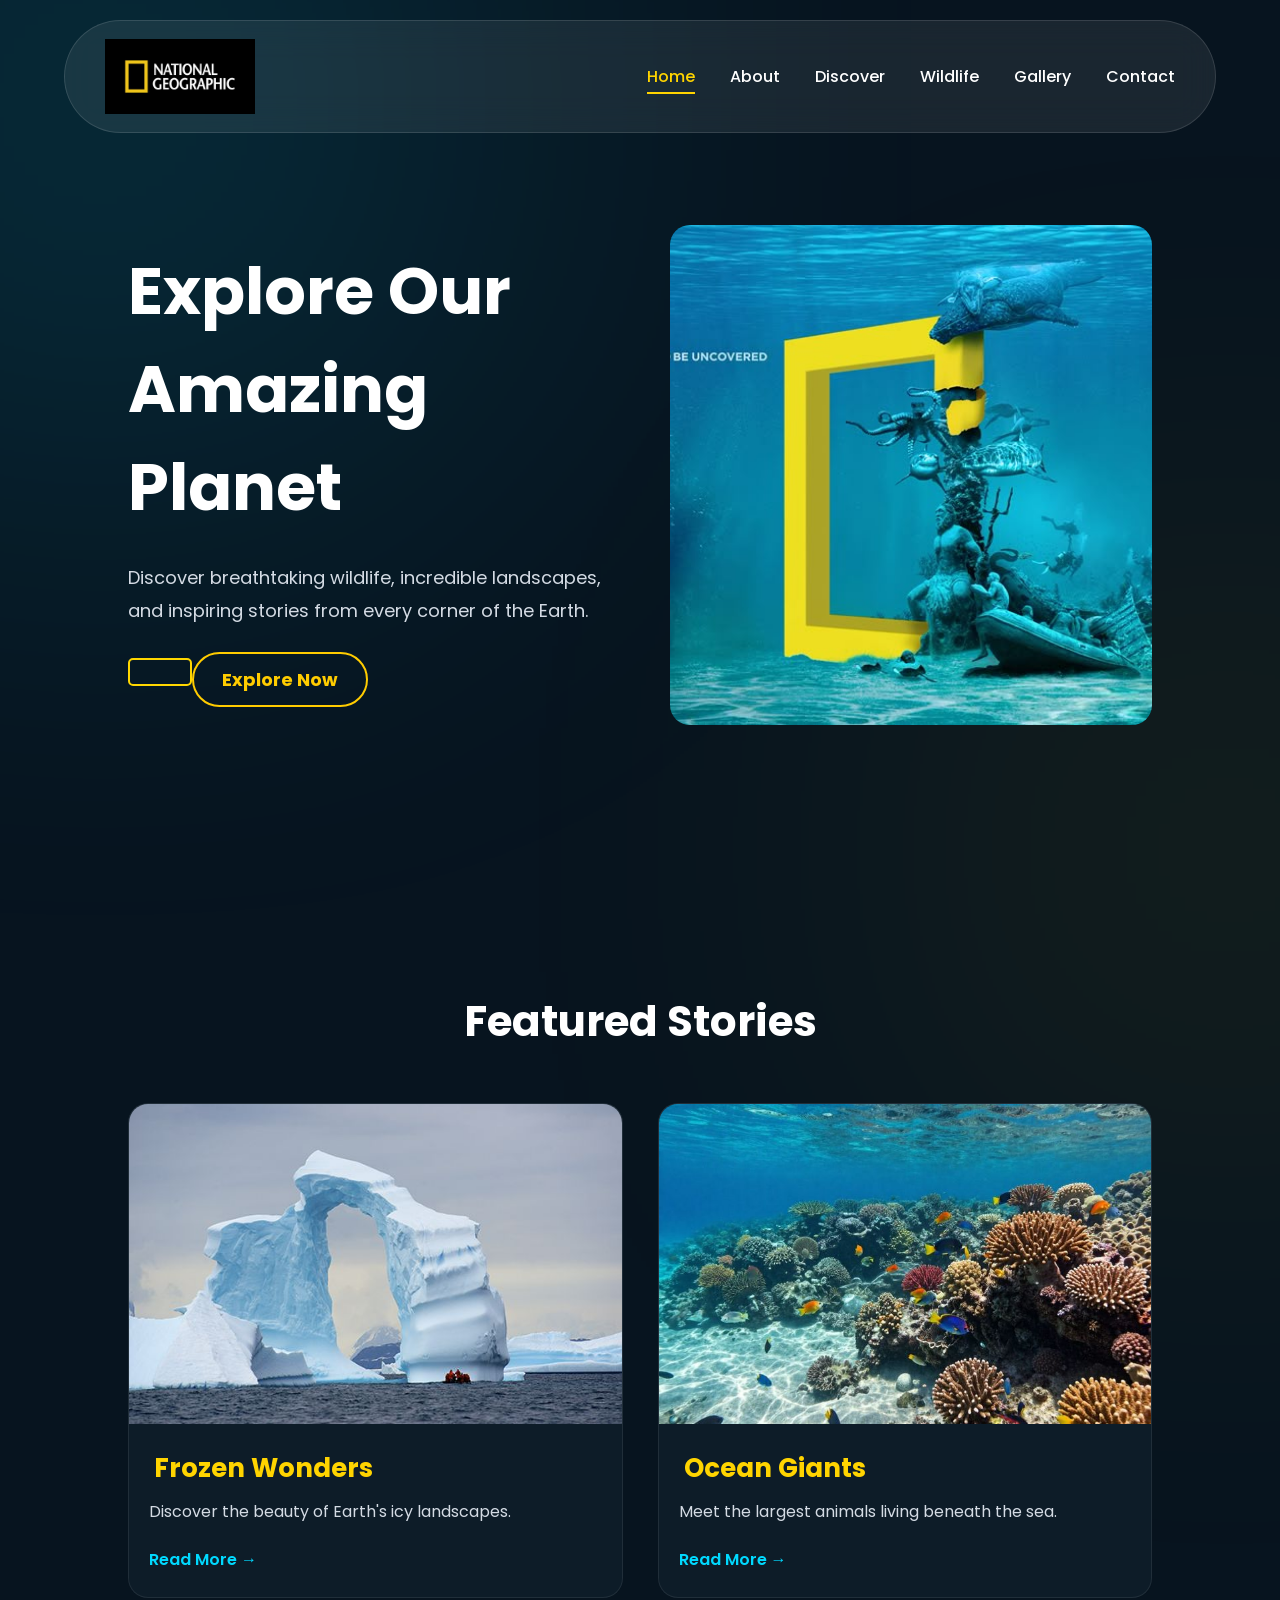
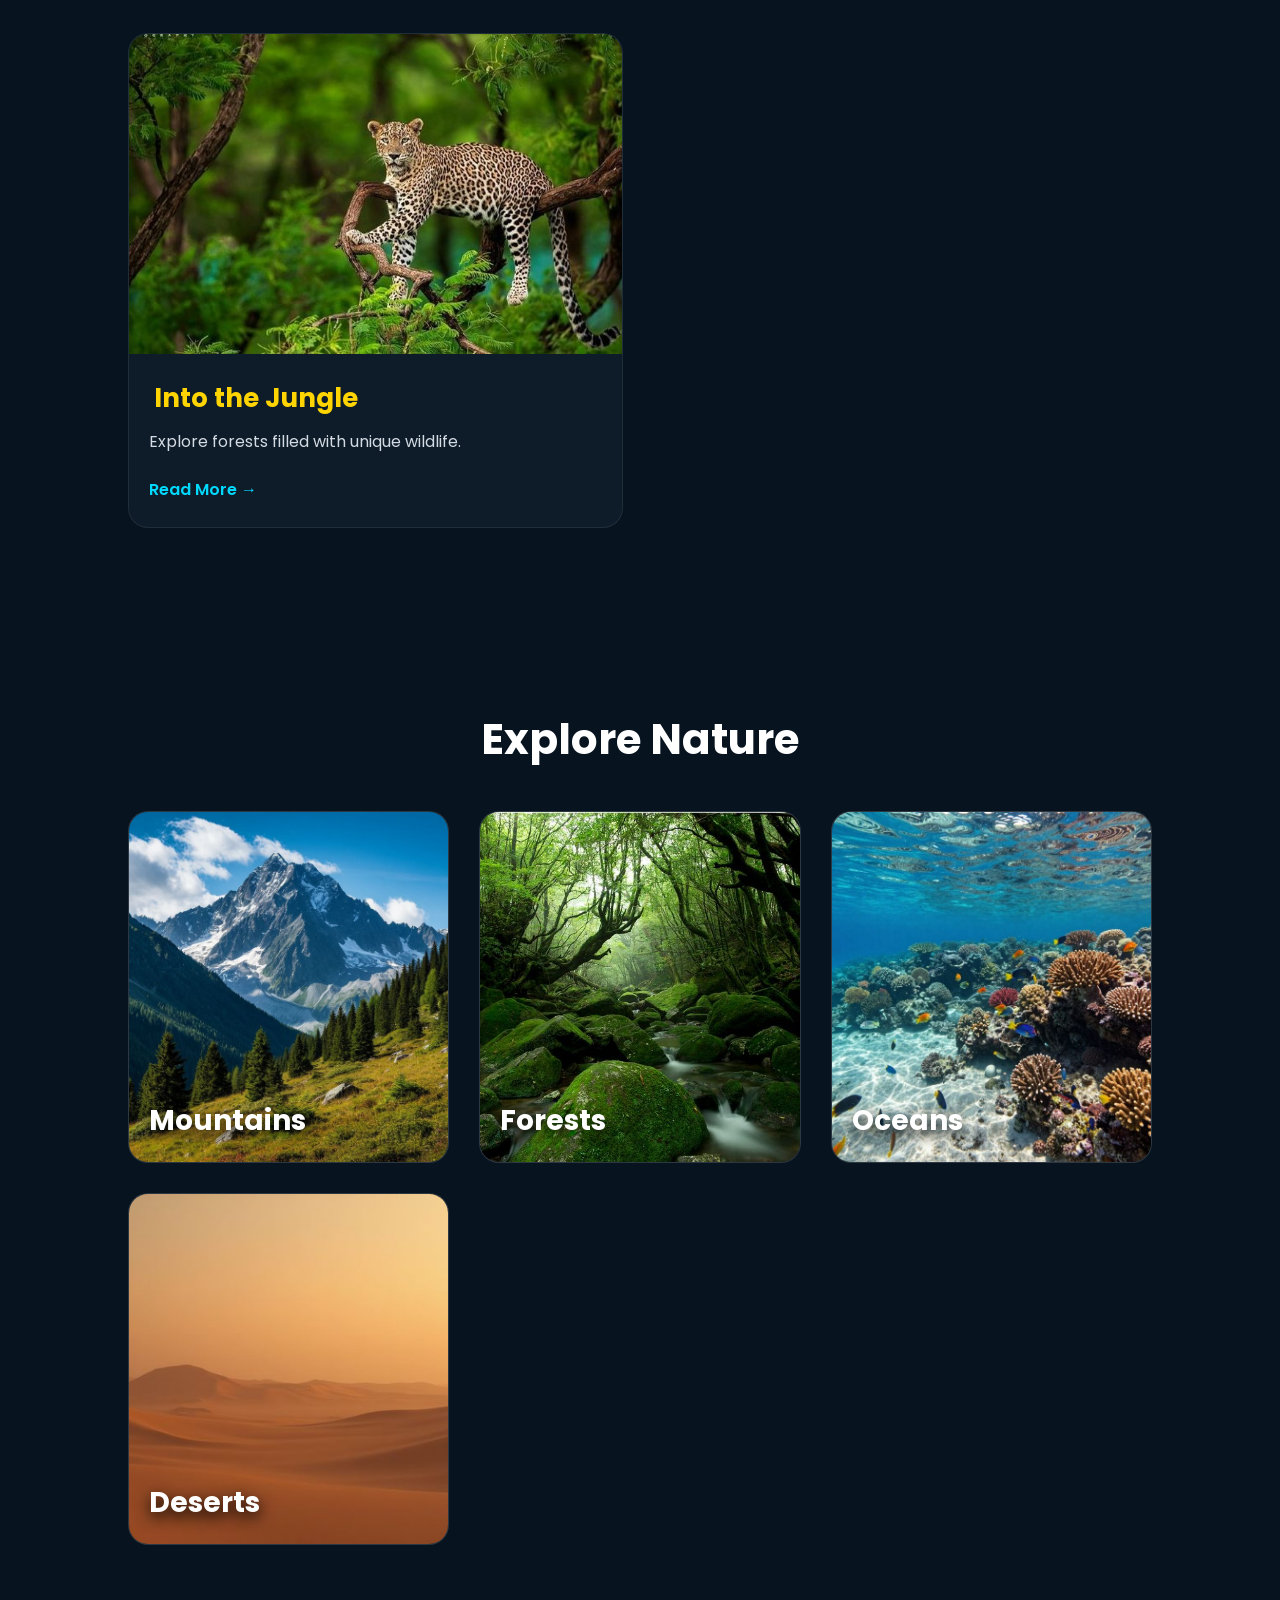
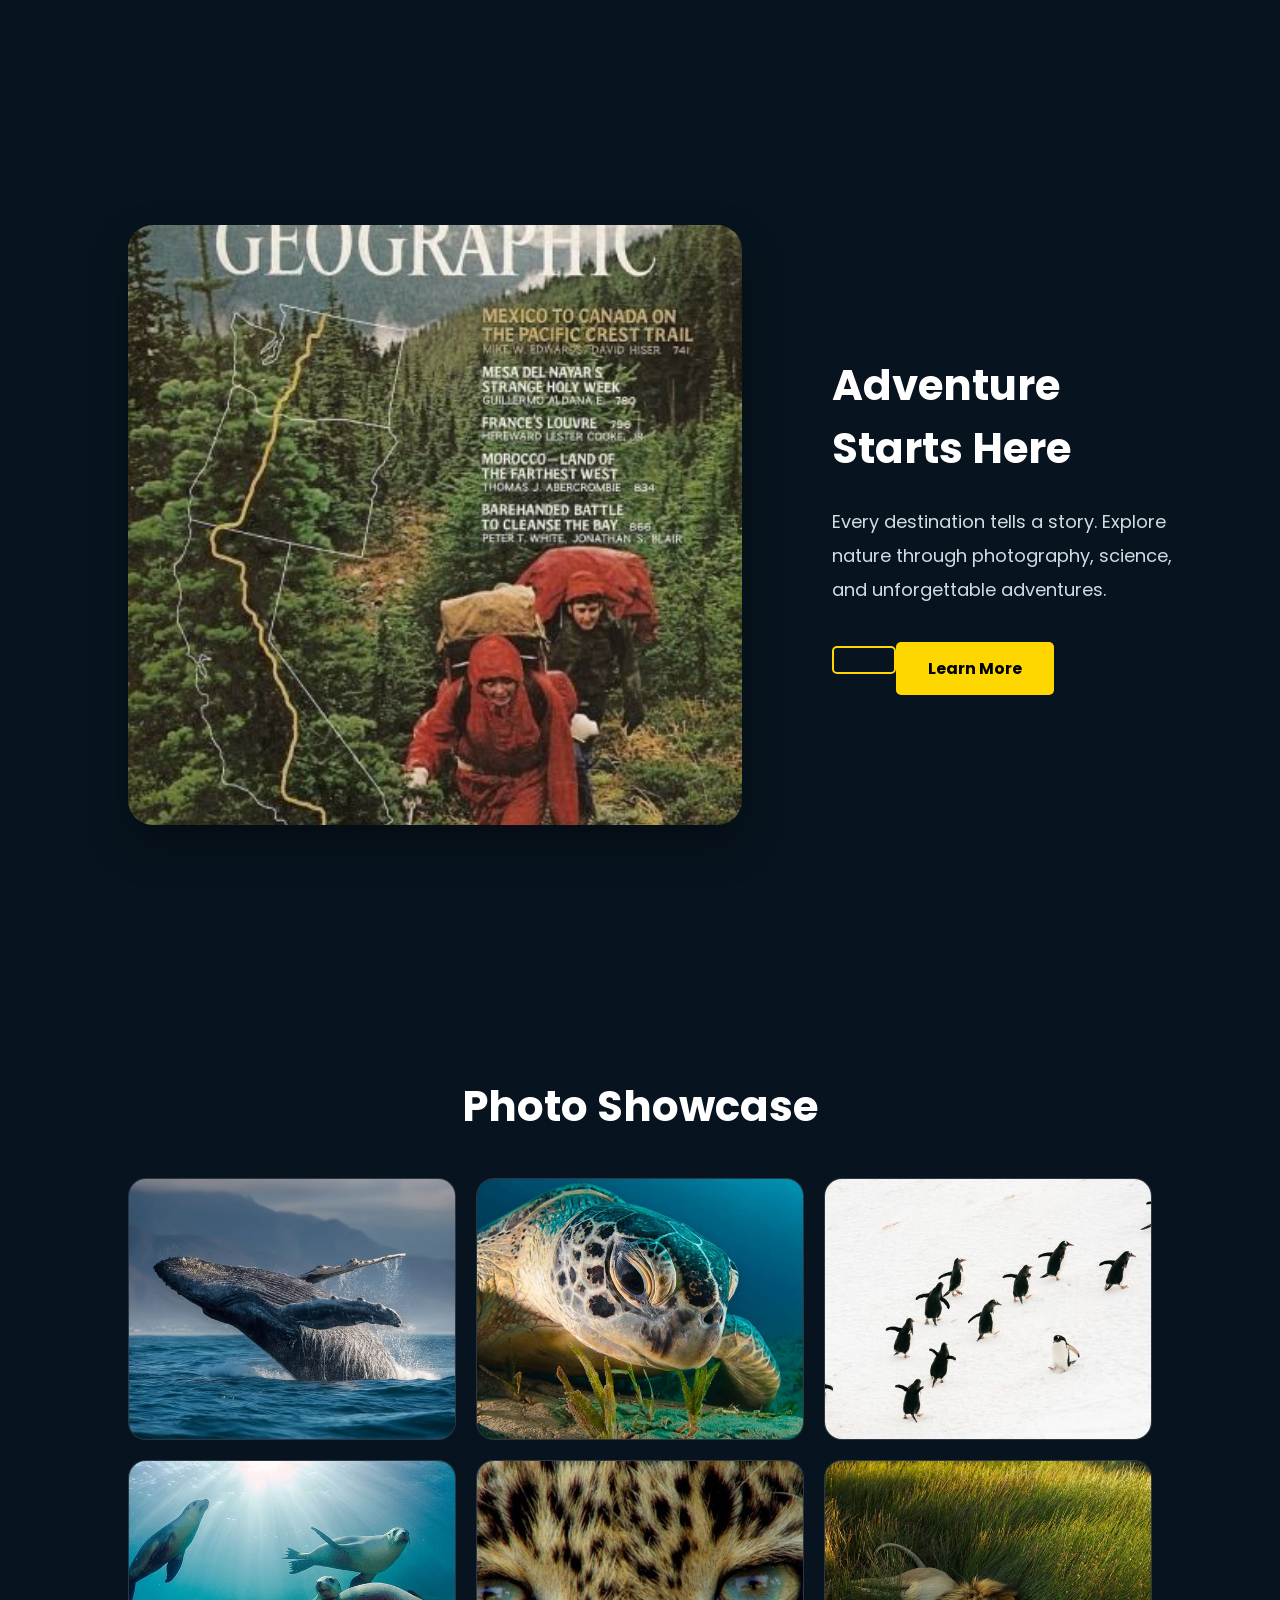
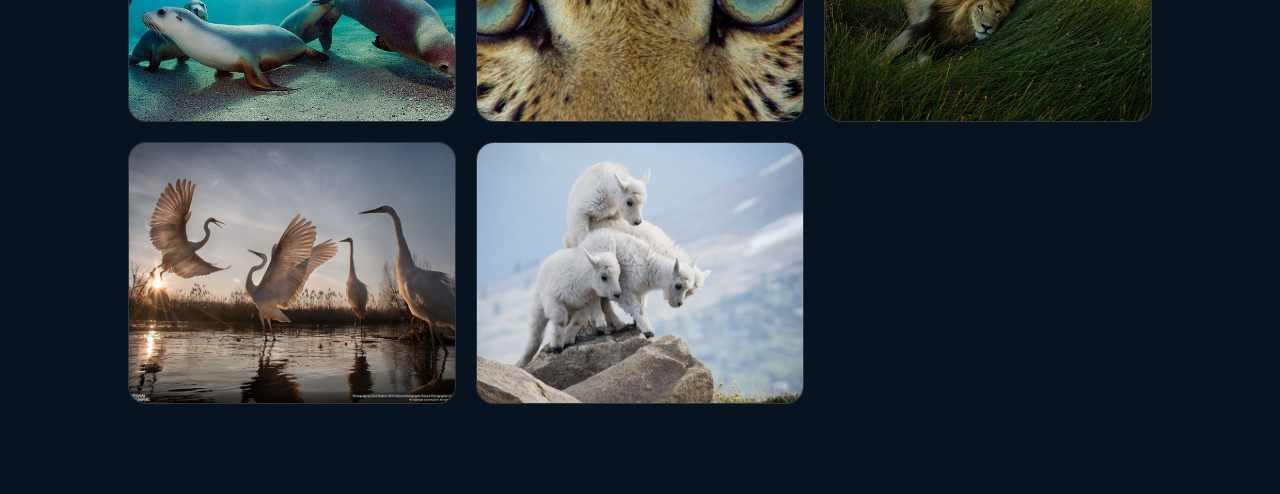
<file: index.html>
<!DOCTYPE html>
<html lang="en">

<head>

    <meta charset="UTF-8">
    <meta name="viewport" content="width=device-width, initial-scale=1.0">

    <title>National Geographic | Home</title>

    <link rel="stylesheet" href="style.css">

</head>

<body>
   
<!--================ HEADER ================-->

<header class="header">

<nav class="navbar">

<div class="logo">

<nav>
    <img src="netgeo.jpg" alt="Logo" class="logo">
    
</nav>

</div>

<ul class="nav-links">

<li><a href="index.html" class="active">Home</a></li>
<li><a href="about.html">About</a></li>
<li><a href="discover.html">Discover</a></li>
<li><a href="wildlife.html">Wildlife</a></li>
<li><a href="gallery.html">Gallery</a></li>
<li><a href="contact.html">Contact</a></li>

</ul>

</nav>

<!--========== HERO ==========-->

<section class="hero">

<div class="hero-text">

<h1>Explore Our Amazing Planet</h1>

<p>

Discover breathtaking wildlife, incredible landscapes,
and inspiring stories from every corner of the Earth.

</p>

<a href="discover.html" class="btn">

<a href="#" class="explore-btn">Explore Now</a>

</a>

</div>

<div class="hero-image">

<img src="coverpage.jpg" alt="">

</div>

</section>

</header>

<!--================ FEATURED STORIES ================-->

<section class="featured">

<h2>Featured Stories</h2>

<div class="featured-container">

<div class="feature-card">

<img src="ice.jpg" alt="">

<h3>Frozen Wonders</h3>

<p>

Discover the beauty of Earth's icy landscapes.

</p>

<a href="discover.html">Read More →</a>

</div>

<div class="feature-card">

<img src="ocean.jpg" alt="">

<h3>Ocean Giants</h3>

<p>

Meet the largest animals living beneath the sea.

</p>

<a href="discover.html">Read More →</a>

</div>

<div class="feature-card">

<img src="jungle.jpg" alt="">

<h3>Into the Jungle</h3>

<p>

Explore forests filled with unique wildlife.

</p>

<a href="discover.html">Read More →</a>

</section>
<!--================ EXPLORE ================-->

<section class="explore">

<h2>Explore Nature</h2>

<div class="explore-container">

<div class="explore-card">

<img src="Mountains.jpg" alt="">

<h3>Mountains</h3>

</div>

<div class="explore-card">

<img src="forest.jpg" alt="">

<h3>Forests</h3>

</div>

<div class="explore-card">

<img src="ocean.jpg" alt="">

<h3>Oceans</h3>

</div>

<div class="explore-card">

<img src="desert.jpg" alt="">

<h3>Deserts</h3>

</div>

</div>

</section>

<!--================ FEATURE ARTICLE ================-->

<section class="home-about">

<div class="about-image">

<img src="adventure.jpg" alt="">

</div>

<div class="about-text">

<h2>Adventure Starts Here</h2>

<p>

Every destination tells a story.
Explore nature through photography,
science, and unforgettable adventures.

</p>

<a href="about.html" class="btn">

<a href="#" class="learn-btn">Learn More</a>

</a>

</div>

</section>

<!--================ PHOTO SHOWCASE ================-->

<section class="showcase">

<h2>Photo Showcase</h2>

<div class="gallery-grid">

<div class="gallery-item"><img src="whale.jpg" alt=""></div>
<div class="gallery-item"><img src="turtle.jpg" alt=""></div>
<div class="gallery-item"><img src="penguin.jpg" alt=""></div>
<div class="gallery-item"><img src="sea lions.jpg" alt=""></div>
<div class="gallery-item"><img src="cheetah.jpg" alt=""></div>
<div class="gallery-item"><img src="lion.jpg" alt=""></div>
<div class="gallery-item"><img src="bird.jpg" alt=""></div>
<div class="gallery-item"><img src="sheep.jpg" alt=""></div>

</div>

</section>


<p>


</p>

</div>

</footer>

</body>

</html>
</file>
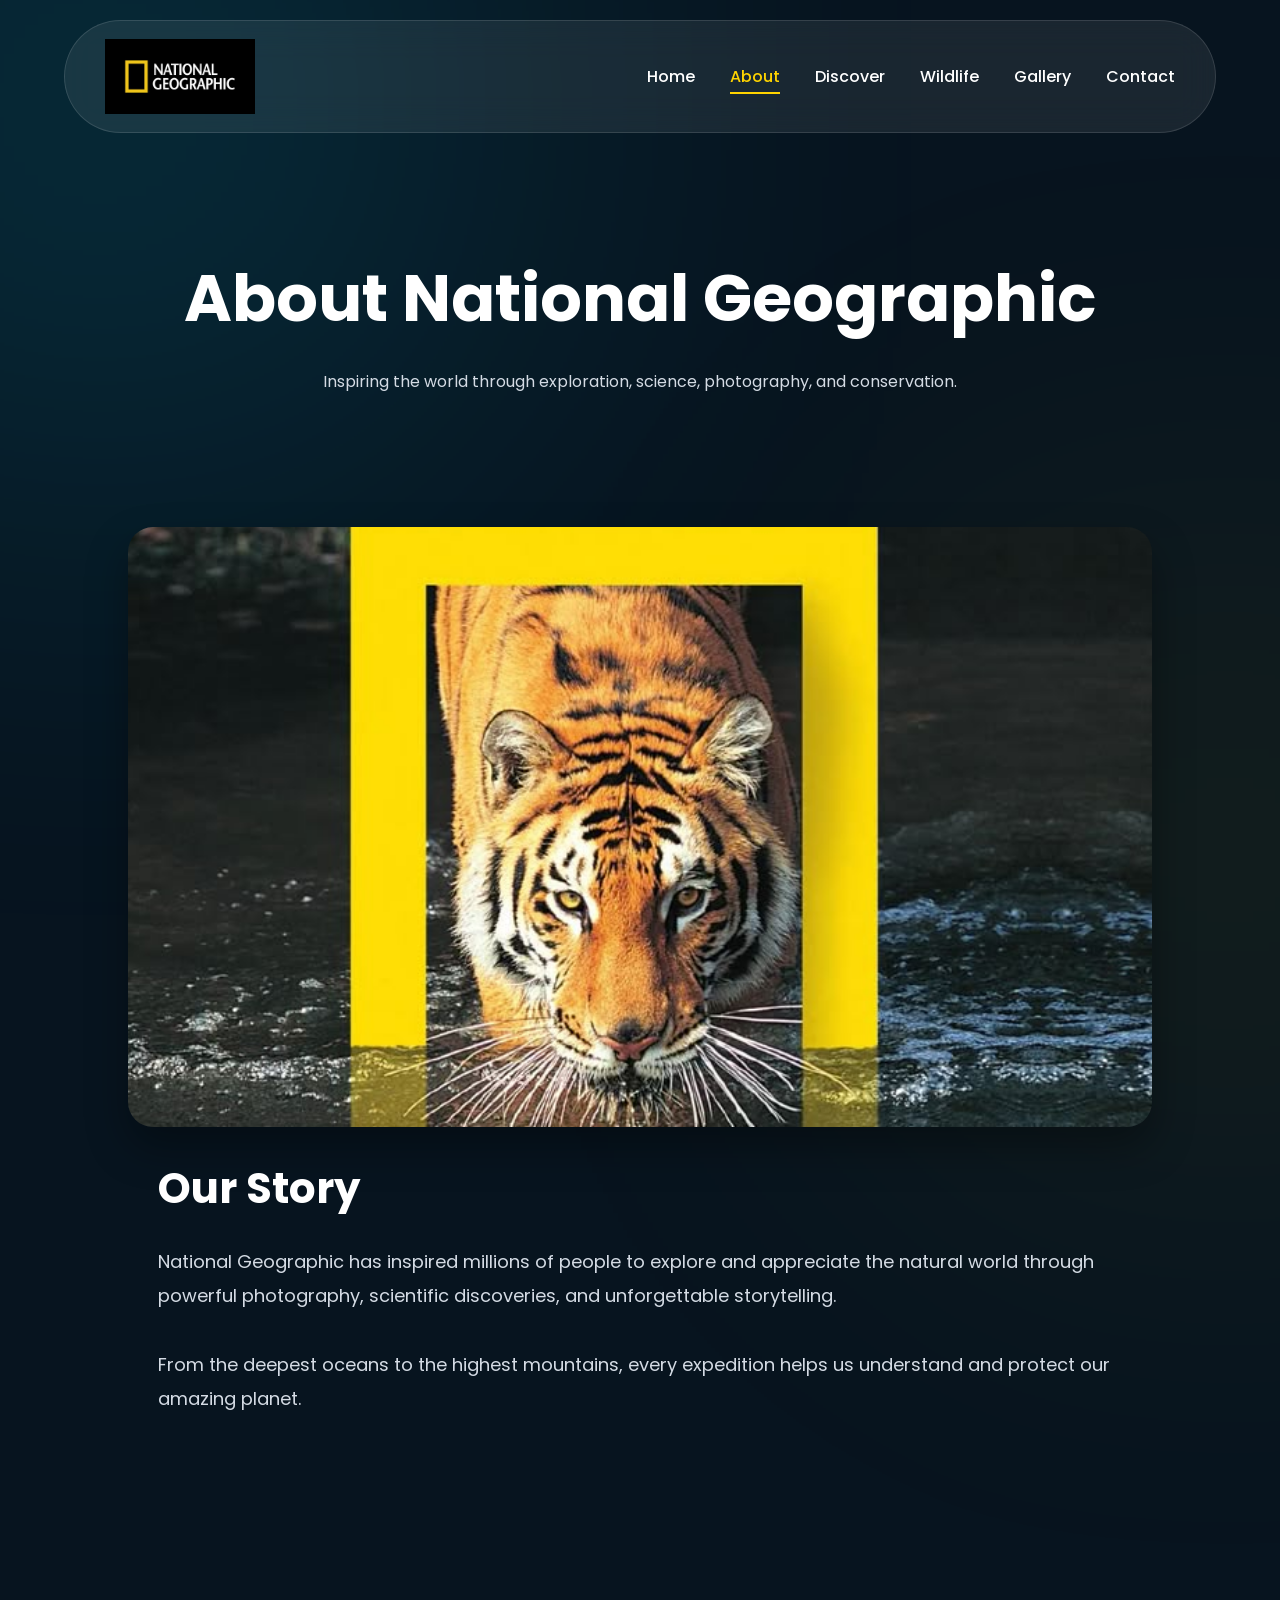
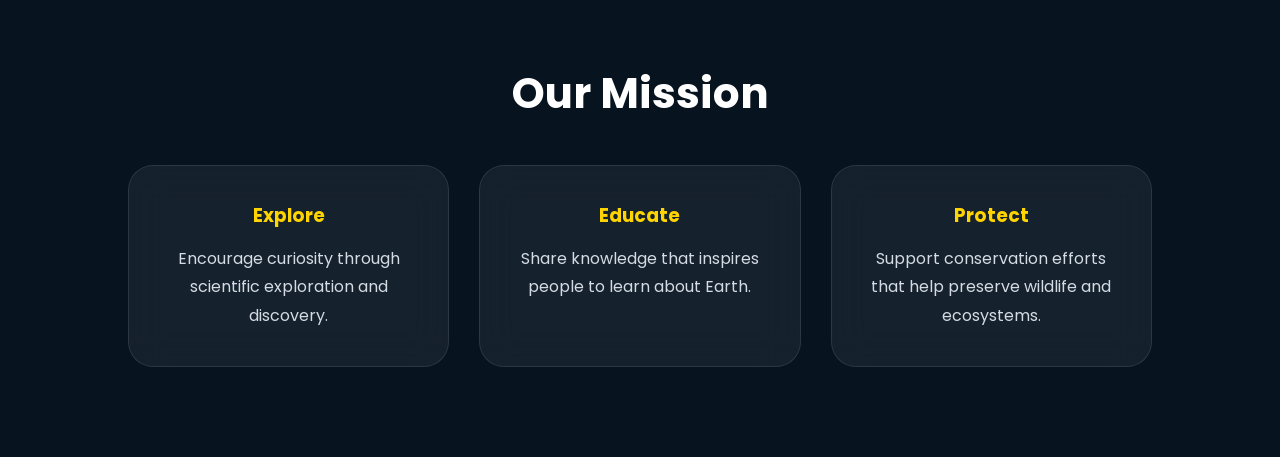
<file: about.html>
<!DOCTYPE html>
<html lang="en">

<head>

    <meta charset="UTF-8">
    <meta name="viewport" content="width=device-width, initial-scale=1.0">

    <title>National Geographic | About</title>

    <link rel="stylesheet" href="style.css">

</head>

<body>

    <!--================ HEADER ================-->

    <header class="sub-header">

        <nav class="navbar">

            <div class="logo">

                <img src="netgeo.jpg" alt="National Geographic Logo">

            </div>

            <ul class="nav-links">

                <li><a href="index.html">Home</a></li>
                <li><a href="about.html" class="active">About</a></li>
                <li><a href="discover.html">Discover</a></li>
                <li><a href="wildlife.html">Wildlife</a></li>
                <li><a href="gallery.html">Gallery</a></li>
                <li><a href="contact.html">Contact</a></li>

            </ul>

        </nav>

        <div class="page-title">

            <h1>About National Geographic</h1>

            <p>

                Inspiring the world through exploration,
                science, photography, and conservation.

            </p>

        </div>

    </header>

    <!--================ OUR STORY ================-->

    <section class="about-page">

        <div class="about-image">

            <img src="aboutpic.jpg" alt="">

        </div>

        <div class="about-text">

            <h2>Our Story</h2>

            <p>

                National Geographic has inspired millions of people
                to explore and appreciate the natural world through
                powerful photography, scientific discoveries,
                and unforgettable storytelling.

            </p>

            <p>

                From the deepest oceans to the highest mountains,
                every expedition helps us understand and protect
                our amazing planet.

            </p>

        </div>

    </section>

    <!--================ MISSION ================-->

    <section class="mission">

        <h2>Our Mission</h2>

        <div class="mission-container">

            <div class="glass-card">

                <h3>Explore</h3>

                <p>

                    Encourage curiosity through scientific
                    exploration and discovery.

                </p>

            </div>

            <div class="glass-card">

                <h3>Educate</h3>

                <p>

                    Share knowledge that inspires people
                    to learn about Earth.

                </p>

            </div>

            <div class="glass-card">

                <h3>Protect</h3>

                <p>

                    Support conservation efforts that help
                    preserve wildlife and ecosystems.

                </p>

            </div>

        </div>

    </section>

            </p>

        </div>

    </footer>

</body>

</html>
</file>
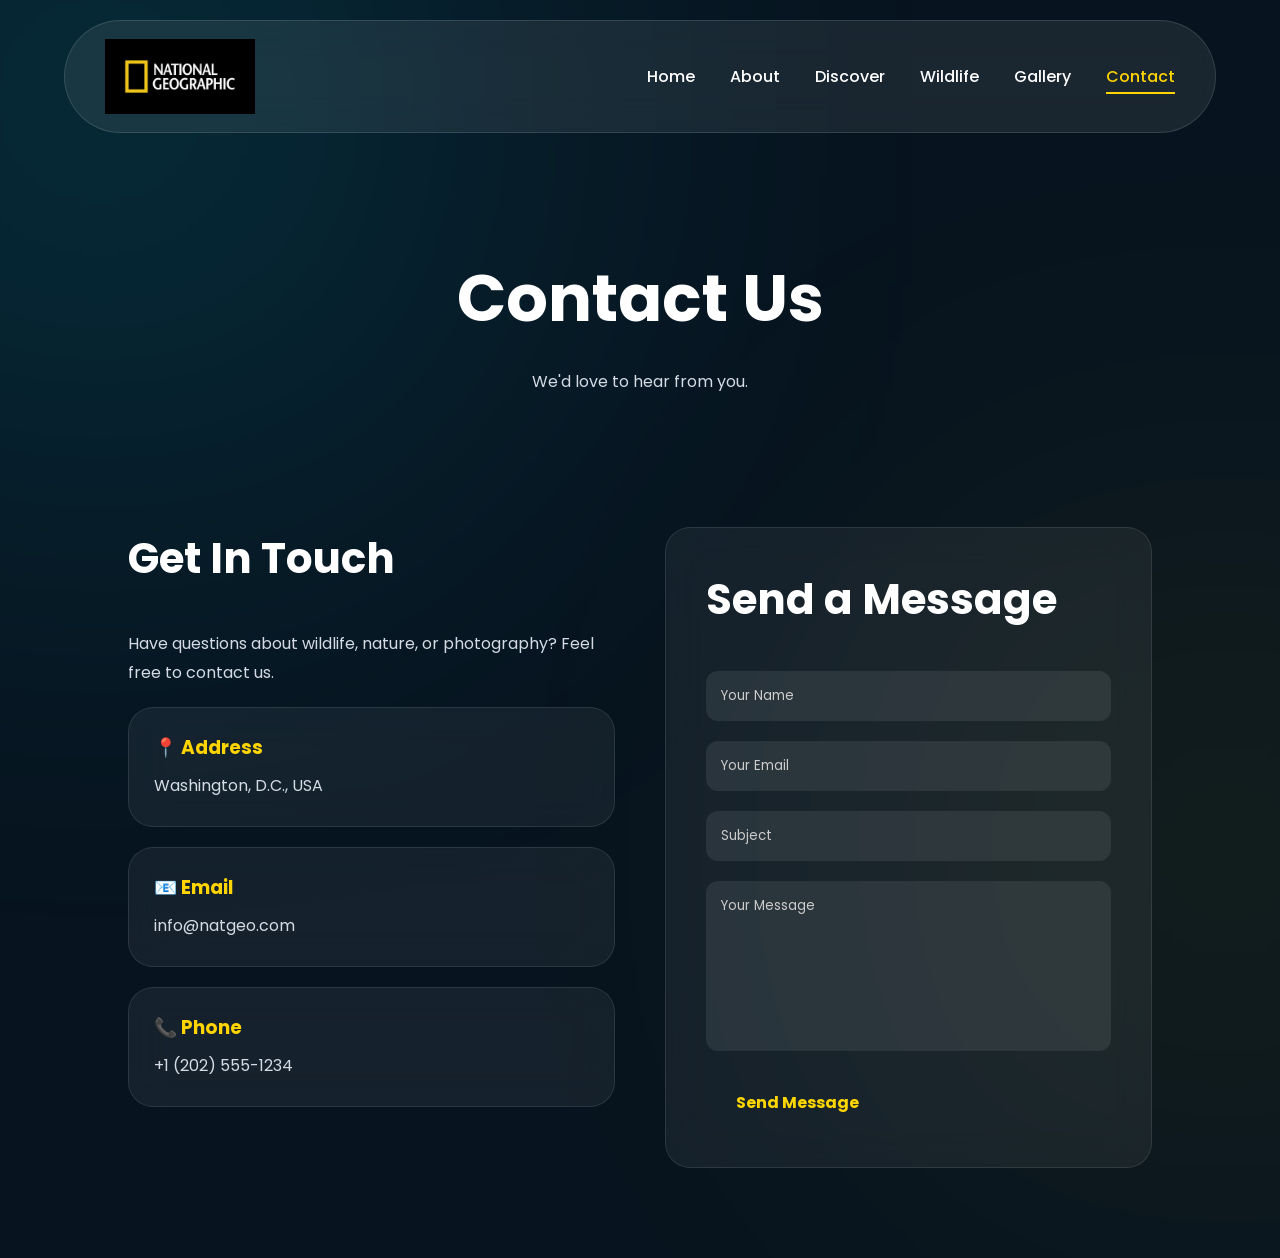
<file: contact.html>
<!DOCTYPE html>
<html lang="en">

<head>

    <meta charset="UTF-8">
    <meta name="viewport" content="width=device-width, initial-scale=1.0">

    <title>National Geographic | Contact</title>

    <link rel="stylesheet" href="style.css">

</head>

<body>

    <!--================ HEADER ================-->

    <header class="sub-header">

        <nav class="navbar">

            <div class="logo">
                <img src="netgeo.jpg" alt="National Geographic Logo">
            </div>

            <ul class="nav-links">
                <li><a href="index.html">Home</a></li>
                <li><a href="about.html">About</a></li>
                <li><a href="discover.html">Discover</a></li>
                <li><a href="wildlife.html">Wildlife</a></li>
                <li><a href="gallery.html">Gallery</a></li>
                <li><a href="contact.html" class="active">Contact</a></li>
            </ul>

        </nav>

        <div class="page-title">

            <h1>Contact Us</h1>

            <p>

                We'd love to hear from you.

            </p>

        </div>

    </header>

    <!--================ CONTACT ================-->

    <section class="contact-page">

        <div class="contact-info">

            <h2>Get In Touch</h2>

            <p>

                Have questions about wildlife, nature,
                or photography? Feel free to contact us.

            </p>

            <div class="info-box">

                <h3>📍 Address</h3>

                <p>Washington, D.C., USA</p>

            </div>

            <div class="info-box">

                <h3>📧 Email</h3>

                <p>info@natgeo.com</p>

            </div>

            <div class="info-box">

                <h3>📞 Phone</h3>

                <p>+1 (202) 555-1234</p>

            </div>

        </div>

        <div class="contact-form">

            <h2>Send a Message</h2>

            <form>

                <input type="text" placeholder="Your Name" required>

                <input type="email" placeholder="Your Email" required>

                <input type="text" placeholder="Subject">

                <textarea rows="7" placeholder="Your Message"></textarea>

                <button type="submit" class="btn">

                    Send Message

                </button>

            </form>

        </div>

    </section>

        </div>

    </footer>

</body>

</html>
</file>
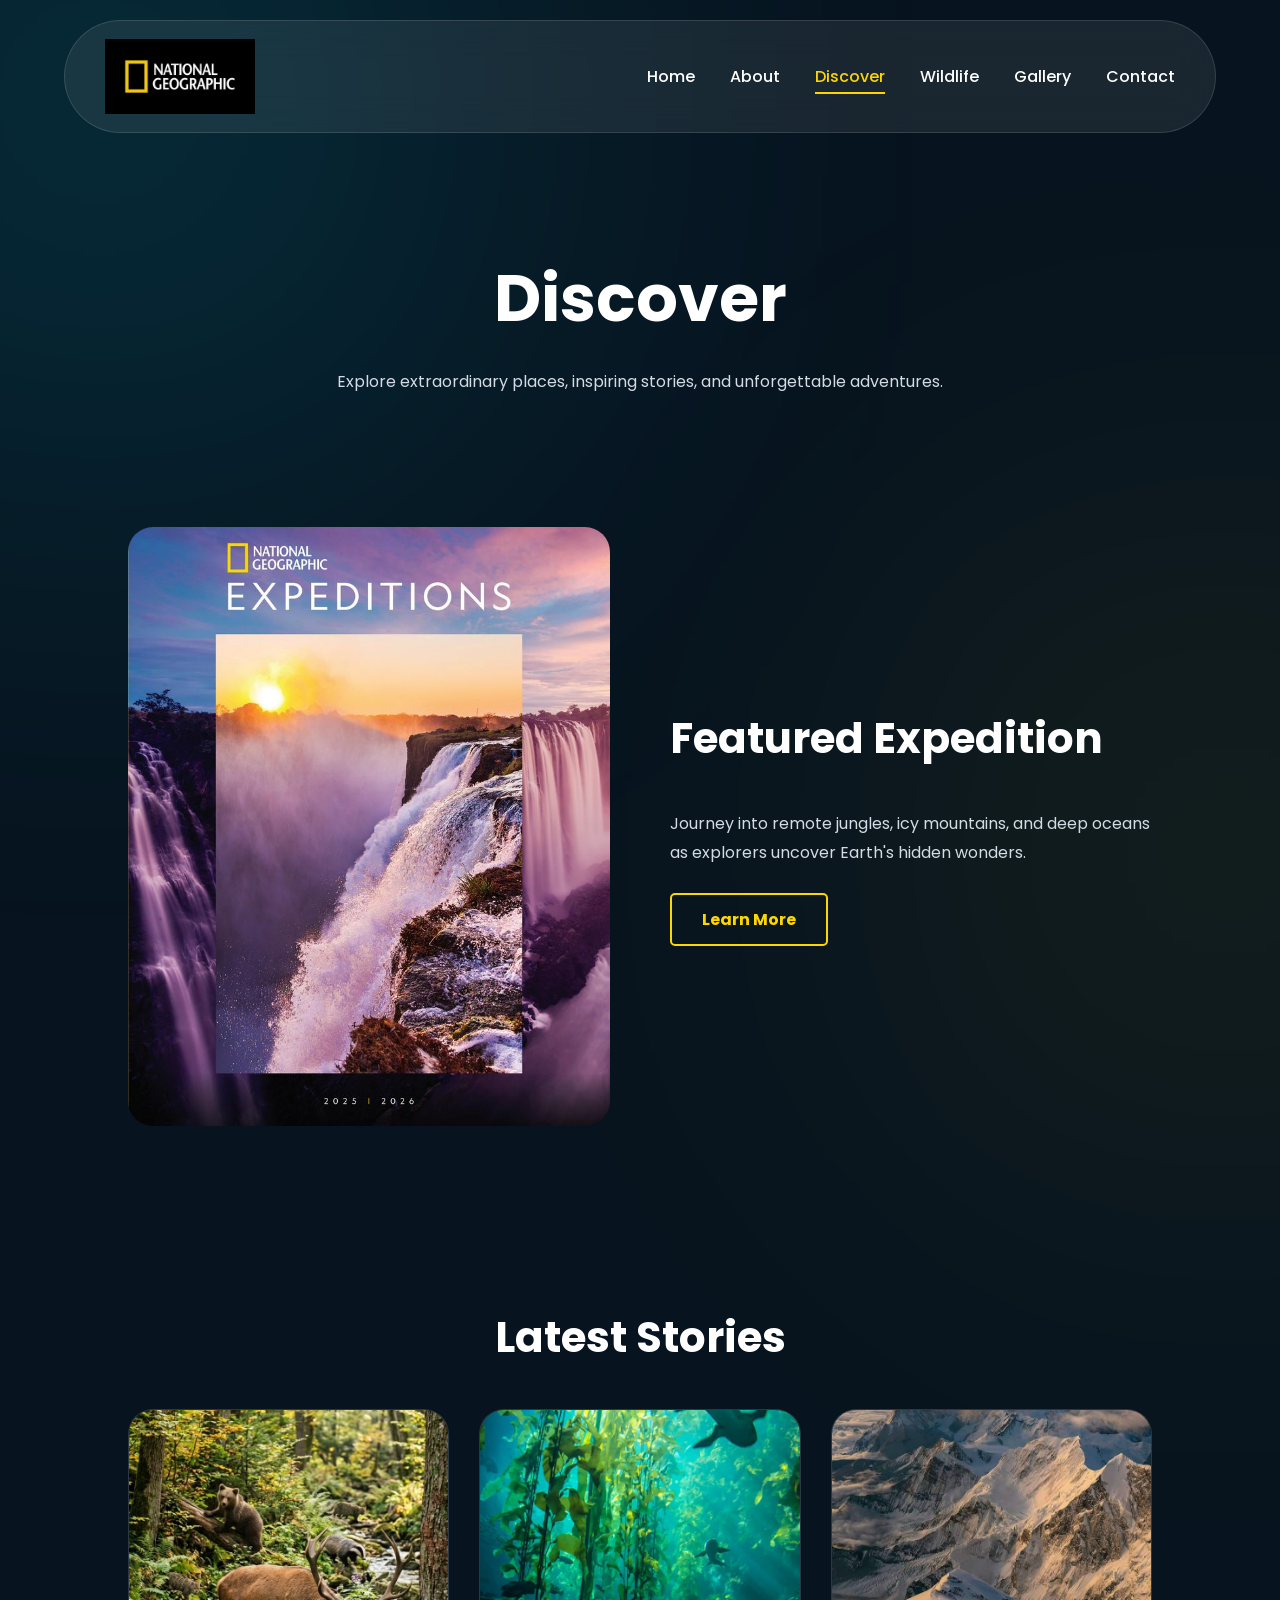
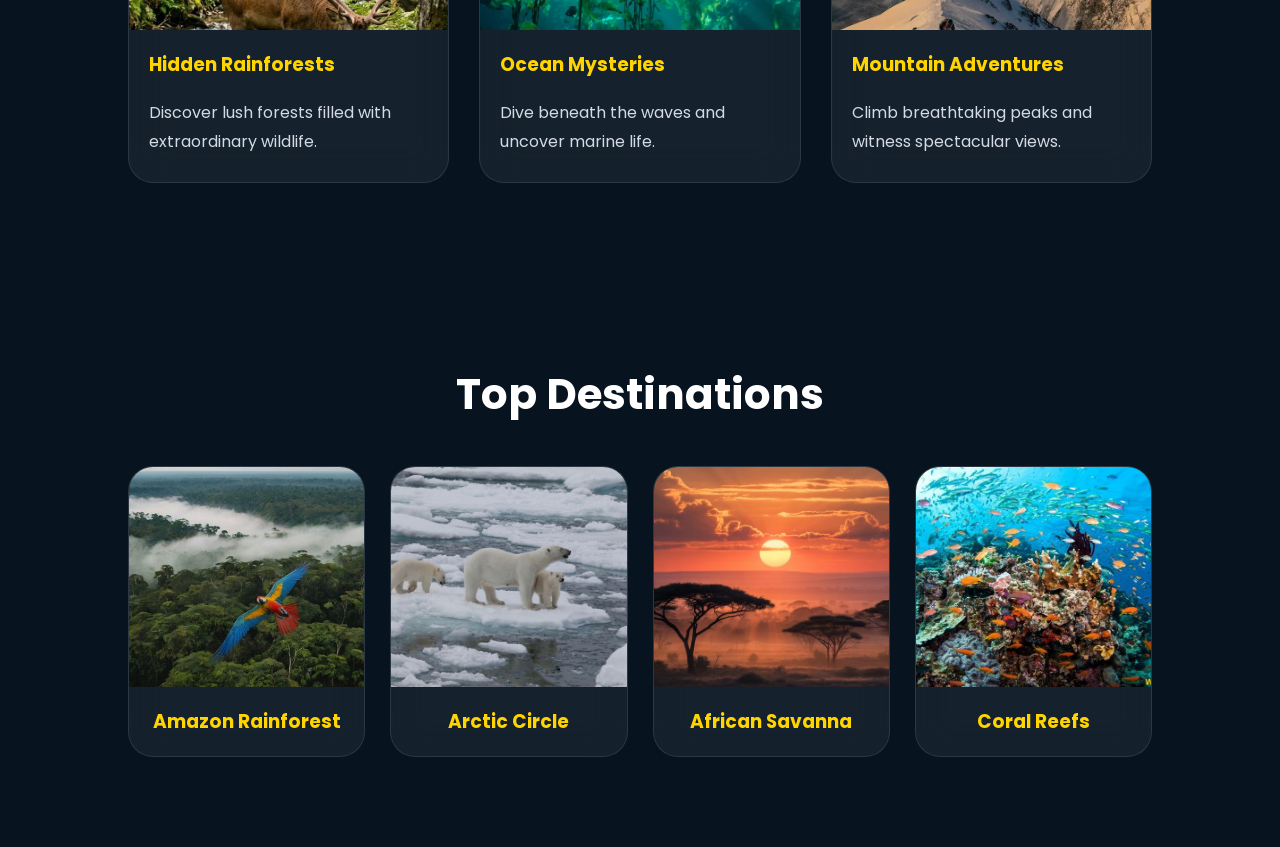
<file: discover.html>
<!DOCTYPE html>
<html lang="en">

<head>

    <meta charset="UTF-8">
    <meta name="viewport" content="width=device-width, initial-scale=1.0">

    <title>National Geographic | Discover</title>

    <link rel="stylesheet" href="style.css">

</head>

<body>

    <!--================ HEADER ================-->

    <header class="sub-header">

        <nav class="navbar">

            <div class="logo">
                <img src="netgeo.jpg" alt="National Geographic Logo">
            </div>

            <ul class="nav-links">
                <li><a href="index.html">Home</a></li>
                <li><a href="about.html">About</a></li>
                <li><a href="discover.html" class="active">Discover</a></li>
                <li><a href="wildlife.html">Wildlife</a></li>
                <li><a href="gallery.html">Gallery</a></li>
                <li><a href="contact.html">Contact</a></li>
            </ul>

        </nav>

        <div class="page-title">

            <h1>Discover</h1>

            <p>
                Explore extraordinary places, inspiring stories,
                and unforgettable adventures.
            </p>

        </div>

    </header>

    <!--================ FEATURED EXPEDITION ================-->

    <section class="discover-feature">

        <div class="discover-image">

            <img src="featured.jpg" alt="Expedition">

        </div>

        <div class="discover-text">

            <h2>Featured Expedition</h2>

            <p>

                Journey into remote jungles, icy mountains,
                and deep oceans as explorers uncover
                Earth's hidden wonders.

            </p>

            <a href="#" class="btn">Learn More</a>

        </div>

    </section>

    <!--================ STORIES ================-->

    <section class="stories">

        <h2>Latest Stories</h2>

        <div class="stories-grid">

            <div class="glass-card">

                <img src="rainforest.jpg" alt="">

                <h3>Hidden Rainforests</h3>

                <p>
                    Discover lush forests filled with
                    extraordinary wildlife.
                </p>

            </div>

            <div class="glass-card">

                <img src="oceanmystery.jpg" alt="">

                <h3>Ocean Mysteries</h3>

                <p>
                    Dive beneath the waves and
                    uncover marine life.
                </p>

            </div>

            <div class="glass-card">

                <img src="mountainadventure.jpg" alt="">

                <h3>Mountain Adventures</h3>

                <p>
                    Climb breathtaking peaks and
                    witness spectacular views.
                </p>

            </div>

        </div>

    </section>

    <!--================ DESTINATIONS ================-->

    <section class="destinations">

        <h2>Top Destinations</h2>

        <div class="destination-grid">

            <div class="destination-card">

                <img src="amazon.jpg" alt="">

                <h3>Amazon Rainforest</h3>

            </div>

            <div class="destination-card">

                <img src="Arctic.jpg" alt="">

                <h3>Arctic Circle</h3>

            </div>

            <div class="destination-card">

                <img src="africa.jpg" alt="">

                <h3>African Savanna</h3>

            </div>

            <div class="destination-card">

                <img src="Reef.jpg" alt="">

                <h3>Coral Reefs</h3>

            </div>

        </div>

    </section>

            </p>

        </div>

    </footer>

</body>

</html>
</file>
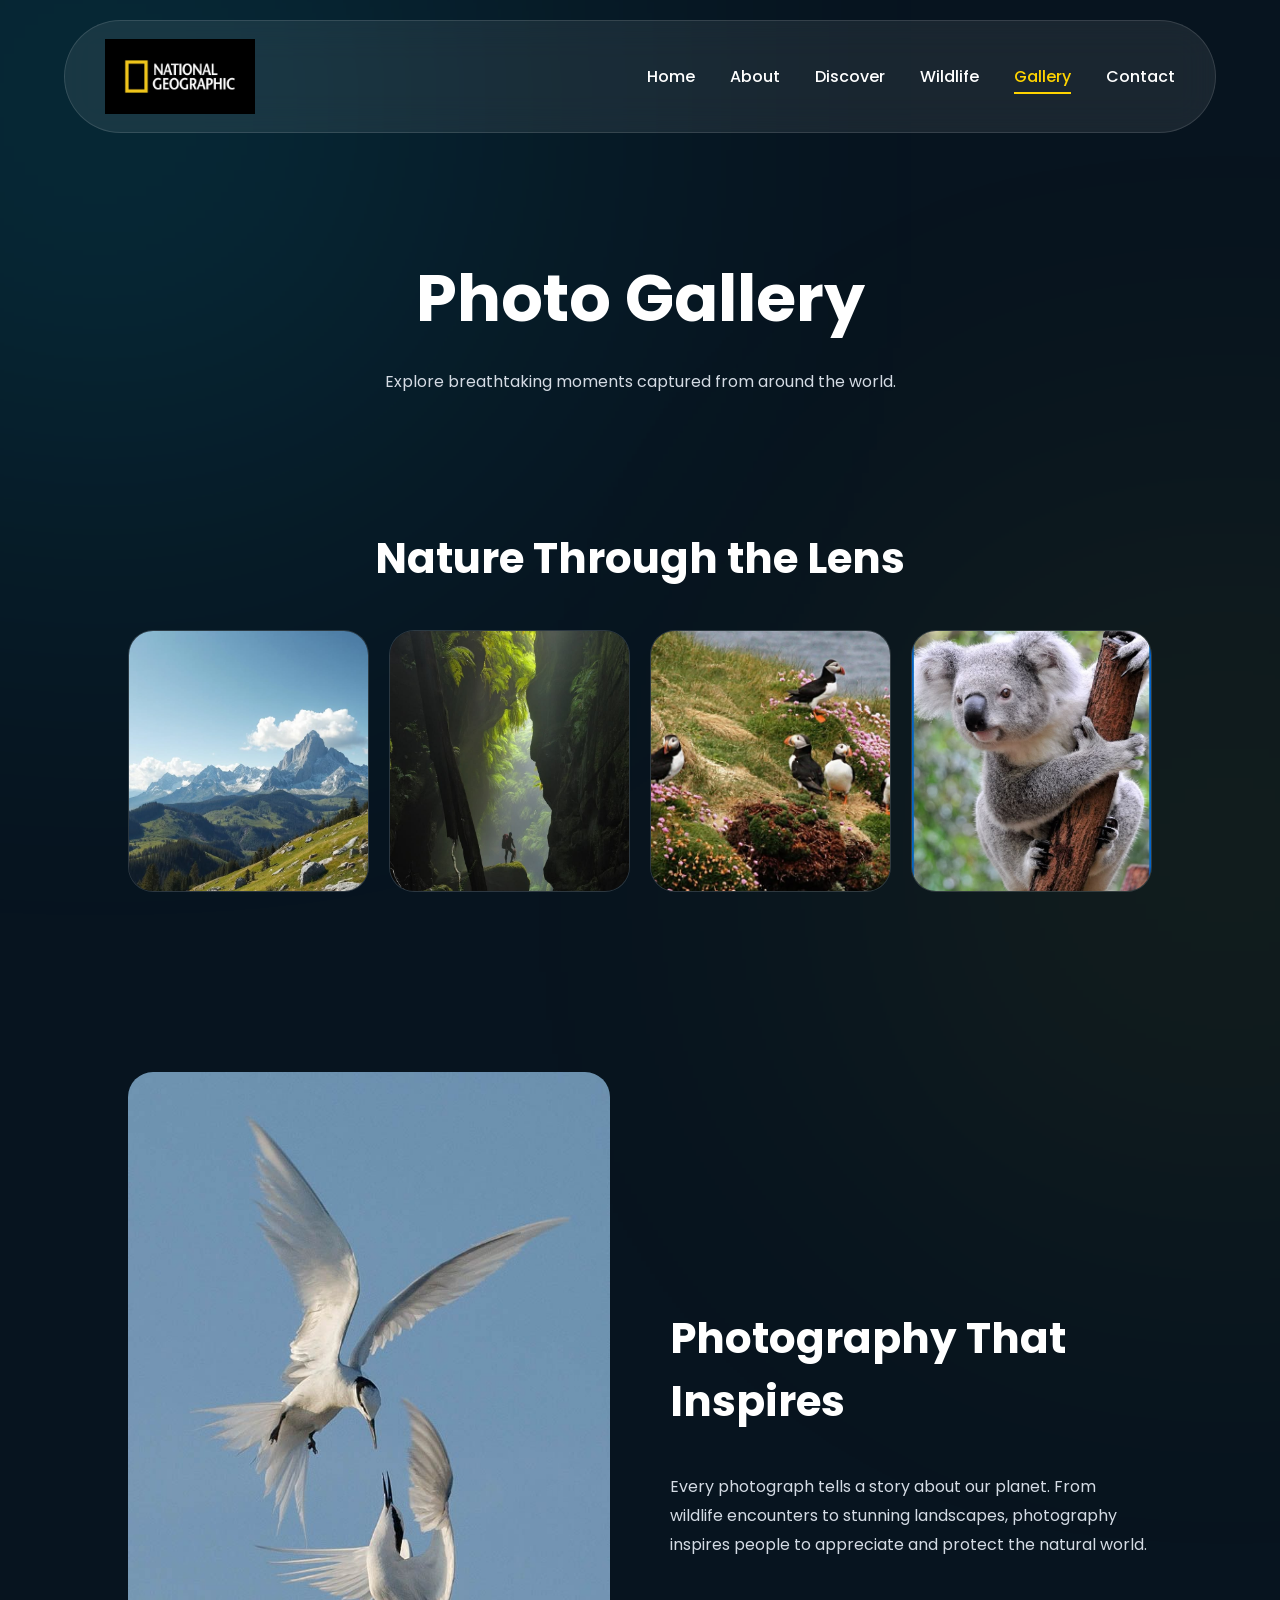
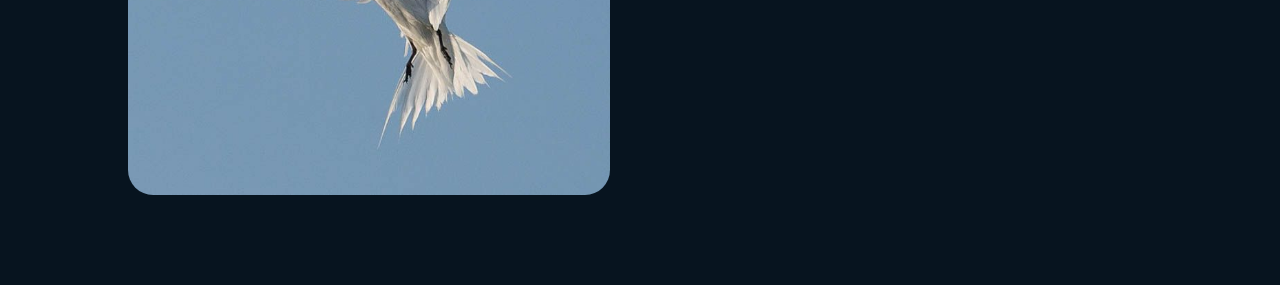
<file: gallery.html>
<!DOCTYPE html>
<html lang="en">

<head>

    <meta charset="UTF-8">
    <meta name="viewport" content="width=device-width, initial-scale=1.0">

    <title>National Geographic | Gallery</title>

    <link rel="stylesheet" href="style.css">

</head>

<body>

    <!--================ HEADER ================-->

    <header class="sub-header">

        <nav class="navbar">

            <div class="logo">
                <img src="netgeo.jpg" alt="National Geographic Logo">
            </div>

            <ul class="nav-links">
                <li><a href="index.html">Home</a></li>
                <li><a href="about.html">About</a></li>
                <li><a href="discover.html">Discover</a></li>
                <li><a href="wildlife.html">Wildlife</a></li>
                <li><a href="gallery.html" class="active">Gallery</a></li>
                <li><a href="contact.html">Contact</a></li>
            </ul>

        </nav>

        <div class="page-title">

            <h1>Photo Gallery</h1>

            <p>

                Explore breathtaking moments captured from around the world.

            </p>

        </div>

    </header>

    <!--================ GALLERY ================-->

    <section class="gallery-page">

        <h2>Nature Through the Lens</h2>

        <div class="gallery-grid">

            <div class="gallery-item">
                <img src="photo1.jpg" alt="">
            </div>

            <div class="gallery-item">
                <img src="photo2.jpg" alt="">
            </div>

            <div class="gallery-item">
                <img src="photo5.jpg" alt="">
            </div>

            <div class="gallery-item">
                <img src="photo4.jpg" alt="">
            </div>

        </div>

    </section>

    <!--================ FEATURE PHOTO ================-->

    <section class="feature-photo">

        <div class="feature-image">

            <img src="photo3.jpg" alt="Featured Photo">

        </div>

        <div class="feature-text">

            <h2>Photography That Inspires</h2>

            <p>

                Every photograph tells a story about our planet.
                From wildlife encounters to stunning landscapes,
                photography inspires people to appreciate and
                protect the natural world.

            </p>

        </div>

    </section>

        </div>

    </footer>

</body>

</html>
</file>
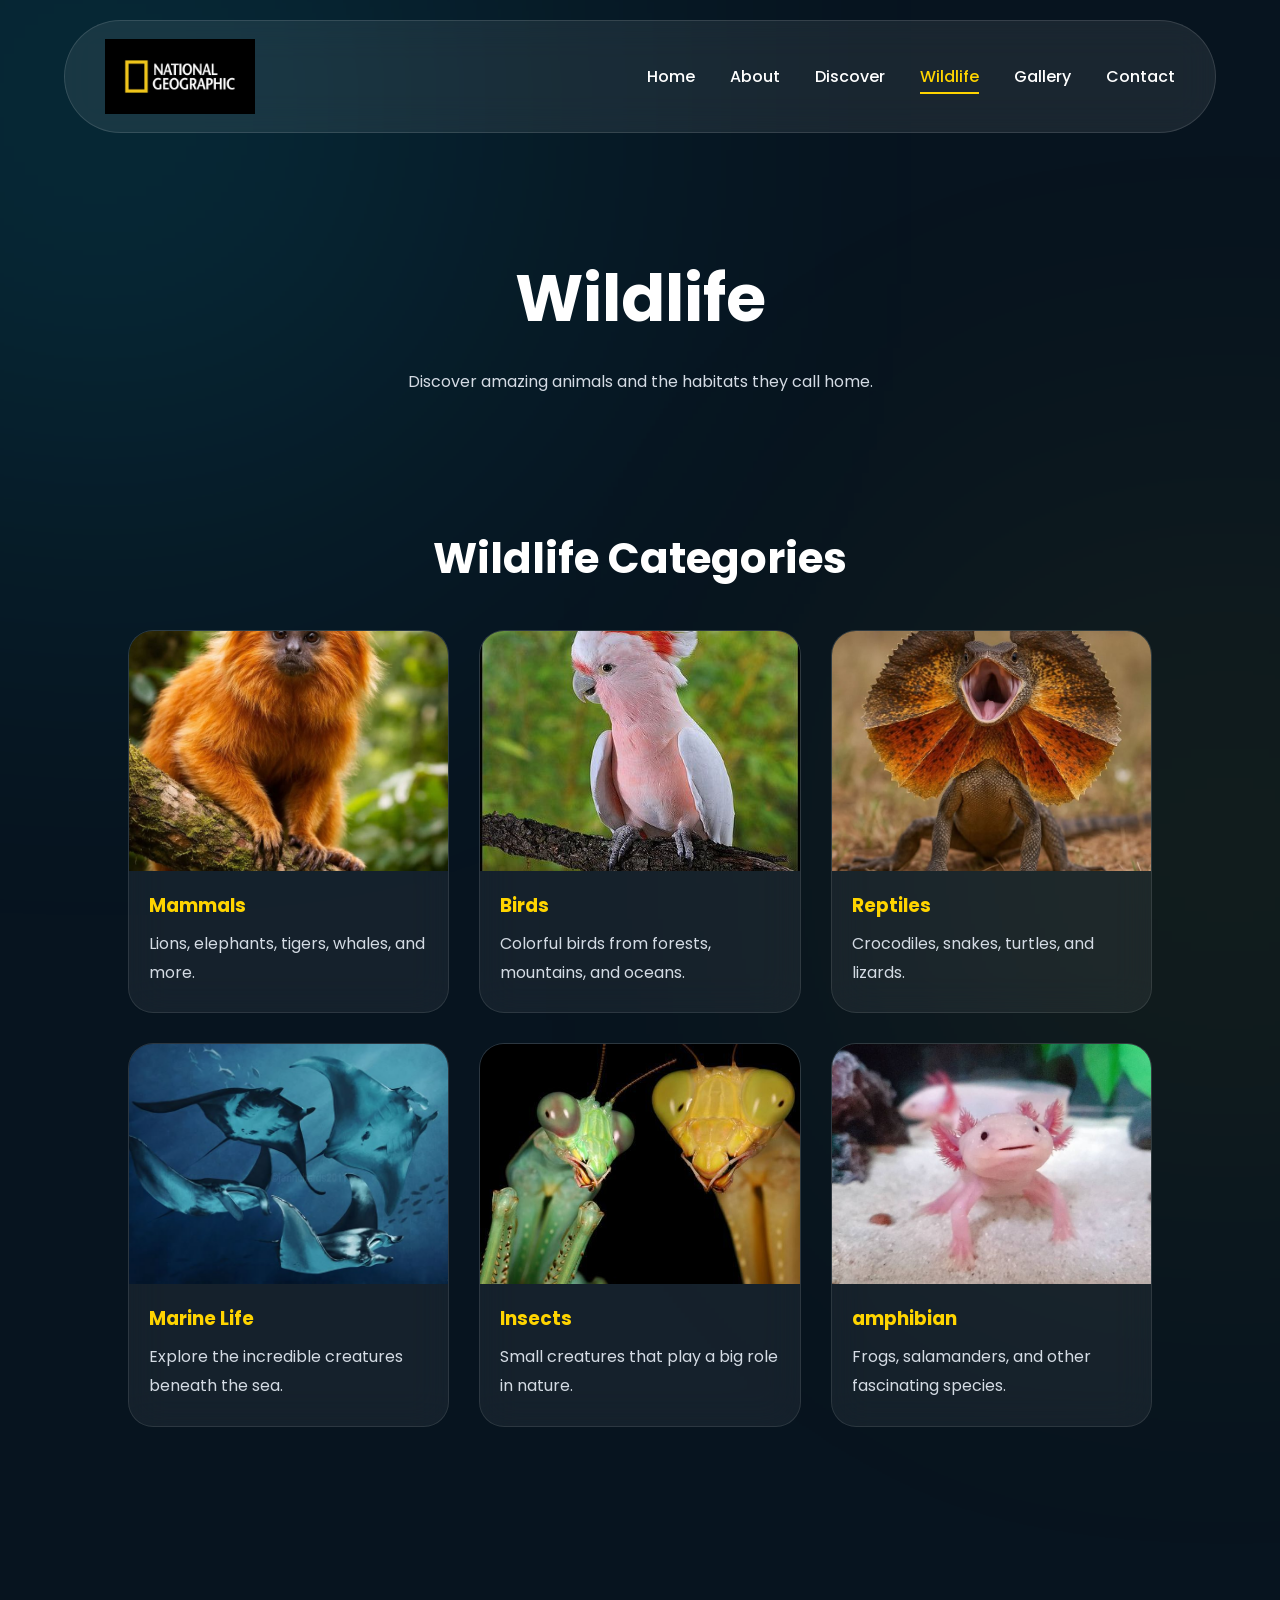
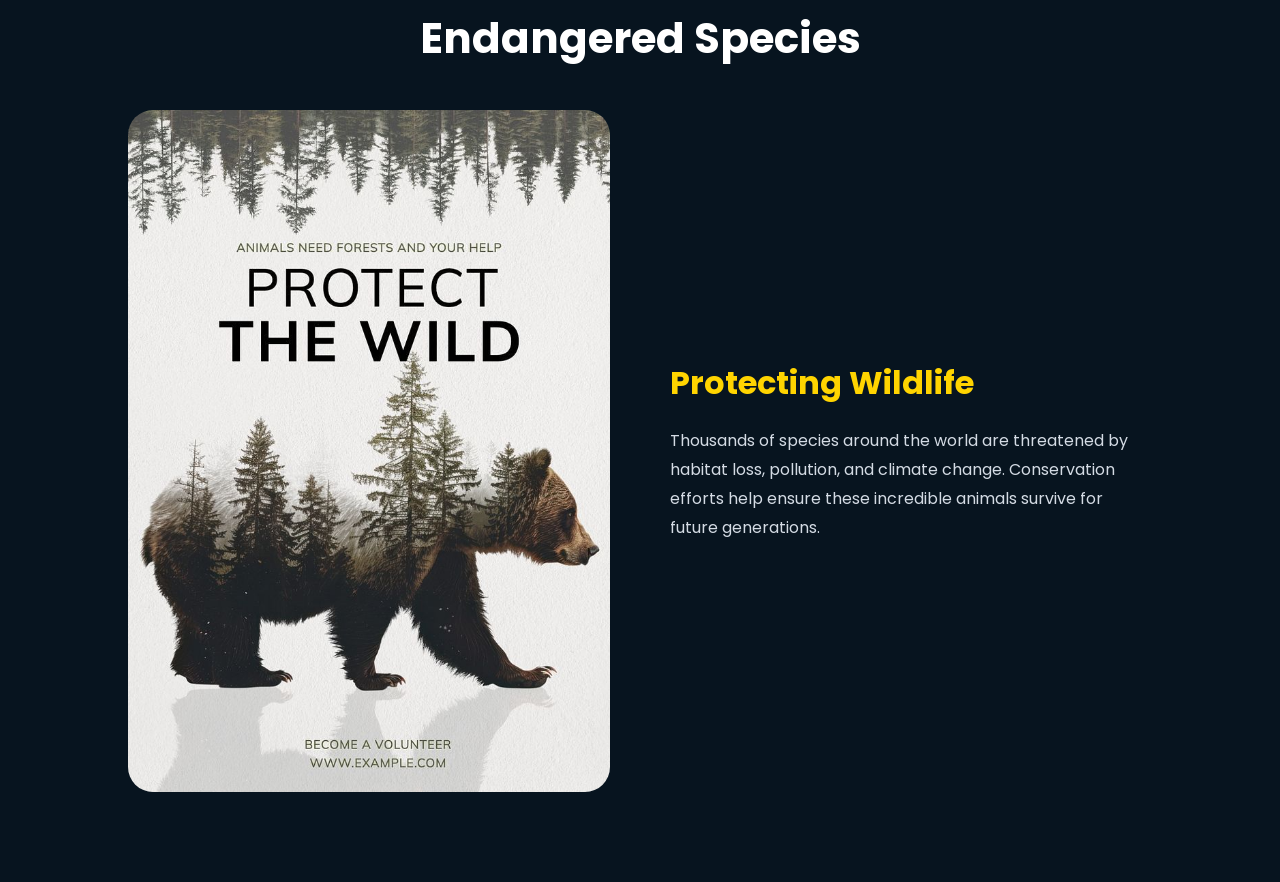
<file: wildlife.html>
<!DOCTYPE html>
<html lang="en">

<head>

    <meta charset="UTF-8">
    <meta name="viewport" content="width=device-width, initial-scale=1.0">

    <title>National Geographic | Wildlife</title>

    <link rel="stylesheet" href="style.css">

</head>

<body>

    <!--================ HEADER ================-->

    <header class="sub-header">

        <nav class="navbar">

            <div class="logo">
                <img src="netgeo.jpg" alt="National Geographic Logo">
            </div>

            <ul class="nav-links">
                <li><a href="index.html">Home</a></li>
                <li><a href="about.html">About</a></li>
                <li><a href="discover.html">Discover</a></li>
                <li><a href="wildlife.html" class="active">Wildlife</a></li>
                <li><a href="gallery.html">Gallery</a></li>
                <li><a href="contact.html">Contact</a></li>
            </ul>

        </nav>

        <div class="page-title">

            <h1>Wildlife</h1>

            <p>
                Discover amazing animals and the habitats they call home.
            </p>

        </div>

    </header>

    <!--================ ANIMALS ================-->

    <section class="animals">

        <h2>Wildlife Categories</h2>

        <div class="animals-grid">

            <div class="animal-card">
                <img src="mammal.jpg" alt="">
                <h3>Mammals</h3>
                <p>Lions, elephants, tigers, whales, and more.</p>
            </div>

            <div class="animal-card">
                <img src="wingbird.jpg" alt="">
                <h3>Birds</h3>
                <p>Colorful birds from forests, mountains, and oceans.</p>
            </div>

            <div class="animal-card">
                <img src="reptile.jpg" alt="">
                <h3>Reptiles</h3>
                <p>Crocodiles, snakes, turtles, and lizards.</p>
            </div>

            <div class="animal-card">
                <img src="marine.jpg" alt="">
                <h3>Marine Life</h3>
                <p>Explore the incredible creatures beneath the sea.</p>
            </div>

            <div class="animal-card">
                <img src="insect.jpg" alt="">
                <h3>Insects</h3>
                <p>Small creatures that play a big role in nature.</p>
            </div>

            <div class="animal-card">
                <img src="amphibian.jpg" alt="">
                <h3>amphibian</h3>
                <p>Frogs, salamanders, and other fascinating species.</p>
            </div>

        </div>

    </section>

    <!--================ ENDANGERED ================-->

    <section class="endangered">

        <h2>Endangered Species</h2>

        <div class="endangered-container">

            <div class="endangered-image">

                <img src="protect.jpg" alt="">

            </div>

            <div class="endangered-text">

                <h3>Protecting Wildlife</h3>

                <p>

                    Thousands of species around the world are threatened by
                    habitat loss, pollution, and climate change.
                    Conservation efforts help ensure these incredible animals
                    survive for future generations.

                </p>

            </div>

        </div>

    </section>

   </div>

    </footer>

</body>

</html>
</file>
<file: style.css>
@import url('https://fonts.googleapis.com/css2?family=Poppins:wght@300;400;500;600;700;800&display=swap');


/*==========================================
RESET
==========================================*/

*{
    margin:0;
    padding:0;
    box-sizing:border-box;
    font-family:'Poppins',sans-serif;
}

html{
    scroll-behavior:smooth;
}

body{

    background:#07141f;

    color:#ffffff;

    overflow-x:hidden;

}

img{

    width:100%;

    display:block;

}

a{

    text-decoration:none;

}

ul{

    list-style:none;

}

section{

    padding:90px 10%;

}

h1{

    font-size:65px;

    font-weight:700;

}

h2{

    font-size:42px;

    margin-bottom:40px;

    text-align:center;

}

p{

    color:#d4dbe4;

    line-height:1.8;

}


/*==========================================
BACKGROUND
==========================================*/

body::before{

    content:"";

    position:fixed;

    width:700px;

    height:700px;

    background:#00d9ff;

    filter:blur(220px);

    top:-250px;

    left:-250px;

    opacity:.15;

    z-index:-1;

}

body::after{

    content:"";

    position:fixed;

    width:600px;

    height:600px;

    background:#ffd400;

    filter:blur(220px);

    right:-250px;

    bottom:-250px;

    opacity:.08;

    z-index:-1;

}


/*==========================================
NAVBAR
==========================================*/

.navbar{

    position:fixed;

    top:20px;

    left:50%;

    transform:translateX(-50%);

    width:90%;

    display:flex;

    justify-content:space-between;

    align-items:center;

    padding:18px 40px;

    background:rgba(255,255,255,.08);

    backdrop-filter:blur(18px);

    border:1px solid rgba(255,255,255,.12);

    border-radius:60px;

    z-index:999;

}

.logo img{

    width:150px;

}

.nav-links{

    display:flex;

    gap:35px;

}

.nav-links a{

    color:white;

    transition:.3s;

    font-weight:500;

    position:relative;

}

.nav-links a:hover,

.nav-links .active{

    color:#ffd400;

}

.nav-links a::after{

    content:"";

    position:absolute;

    width:0;

    height:2px;

    background:#ffd400;

    left:0;

    bottom:-6px;

    transition:.3s;

}

.nav-links a:hover::after,

.nav-links .active::after{

    width:100%;

}


/*==========================================
HERO
==========================================*/

.hero{

    min-height:100vh;

    display:flex;

    justify-content:space-between;

    align-items:center;

    gap:60px;

    padding-top:140px;

}

.hero-text{

    flex:1;

}

.hero-text p{

    margin:25px 0;

    font-size:18px;

}

.hero-image{

    flex:1;

}

.hero-image img{

    width:100%;

    height:500px;

    object-fit:cover;

    border-radius:20px;

}
}


/*==========================================
BUTTON
==========================================*/

.btn{

    display:inline-block;

    background:#ffd400;

    color:#111;

    padding:15px 40px;

    border-radius:50px;

    font-weight:600;

    transition:.3s;

}

.btn:hover{

    transform:translateY(-5px);

    box-shadow:0 10px 25px rgba(255,212,0,.45);

}


/*==========================================
SUB HEADER
==========================================*/

.sub-header{

    padding-top:150px;

    text-align:center;

}

.page-title{

    padding:100px 10% 40px;

}

.page-title h1{

    margin-bottom:20px;

}


/*==========================================
GLASS CARD
==========================================*/

.glass-card,

.feature-card,

.explore-card,

.destination-card,

.animal-card,

.timeline-box,

.stat-card,

.gallery-item,

.info-box{

    background:rgba(255,255,255,.06);

    backdrop-filter:blur(18px);

    border:1px solid rgba(255,255,255,.1);

    border-radius:25px;

    overflow:hidden;

    transition:.35s;

}

.glass-card:hover,

.feature-card:hover,

.explore-card:hover,

.destination-card:hover,

.animal-card:hover,

.timeline-box:hover,

.stat-card:hover,

.gallery-item:hover,

.info-box:hover{

    transform:translateY(-8px);

    box-shadow:0 15px 35px rgba(0,217,255,.18);

}


/*==========================================
FOOTER
==========================================*/

footer{

    margin-top:80px;

    padding:60px 10%;

    text-align:center;

    background:#06111b;

}

.footer-content img{

    width:140px;

    margin:auto;

    margin-bottom:25px;

}

.footer-content ul{

    display:flex;

    justify-content:center;

    gap:30px;

    margin:30px 0;

    flex-wrap:wrap;

}

.footer-content a{

    color:white;

}

.footer-content a:hover{

    color:#ffd400;

}


/*==========================================
RESPONSIVE
==========================================*/

@media(max-width:900px){

.hero{

flex-direction:column;

text-align:center;

}

.navbar{

flex-direction:column;

gap:20px;

border-radius:25px;

}

.nav-links{

flex-wrap:wrap;

justify-content:center;

}

h1{

font-size:45px;

}

}
/*==========================================
HOME - FEATURED STORIES
==========================================*/

.featured-container{

    display:grid;

    grid-template-columns:repeat(auto-fit,minmax(350px,1fr));

    gap:35px;

    margin-top:50px;

}

.feature-card{

    background:#0d1c28;

    border-radius:20px;

    overflow:hidden;

    transition:.4s;

    border:1px solid rgba(255,255,255,.08);

}

.feature-card img{

    width:100%;

    height:320px;

    object-fit:cover;

}

.feature-card h3{

    font-size:26px;

    color:#ffd400;

    margin:25px 25px 10px;

}

.feature-card p{

    margin:0 25px 20px;

    font-size:16px;

}

.feature-card a{

    display:inline-block;

    margin:0 25px 30px;

    color:#00c8ff;

    font-weight:600;

}

.feature-card:hover{

    transform:translateY(-12px);

    box-shadow:0 25px 50px rgba(0,0,0,.45);

}
}

.feature-card h3{

    font-size:24px;

    color:#ffd400;

    margin:20px;

}

.feature-card p{

    margin:0 20px 20px;

}

.feature-card a{

    display:inline-block;

    margin:0 20px 25px;

    color:#00d9ff;

    font-weight:600;

}

.feature-card a:hover{

    color:#ffd400;

}

/*==========================================
HOME ABOUT
==========================================*/

.home-about{

    display:grid;

    grid-template-columns:60% 40%;

    gap:60px;

    align-items:center;

    margin-top:100px;

}

.about-image img{

    width:100%;

    height:600px;

    object-fit:cover;

    border-radius:25px;

    box-shadow:0 20px 40px rgba(0,0,0,.35);

}

.about-text{

    padding:20px;

}

.about-text h2{

    text-align:left;

    font-size:42px;

    margin-bottom:20px;

}

.about-text p{

    font-size:18px;

    line-height:1.9;

    margin-bottom:35px;

}


/*==========================================
EXPLORE
==========================================*/

.explore-container{

    display:grid;

    grid-template-columns:repeat(auto-fit,minmax(280px,1fr));

    gap:30px;

    margin-top:40px;
}

.explore-card{

    position:relative;

    overflow:hidden;

    border-radius:20px;

}

.explore-card img{

    width:100%;

    height:350px;

    object-fit:cover;

    transition:.5s;

}

.explore-card:hover img{

    transform:scale(1.08);

}

.explore-card h3{

    position:absolute;

    bottom:20px;

    left:20px;

    color:white;

    font-size:28px;

    text-shadow:0 5px 15px black;


}


/*==========================================
ABOUT PAGE
==========================================*/

.about-image img{

    width:100%;

    height:600px;

    object-fit:cover;

    border-radius:25px;

}

.about-text{

    padding:30px;

}

.about-text h2{

    text-align:left;

    font-size:42px;

    margin-bottom:25px;

}

.about-text p{

    font-size:18px;

    line-height:1.9;

    margin-bottom:35px;

}

.mission-container{

    display:grid;

    grid-template-columns:repeat(3,1fr);

    gap:30px;

}

.mission-container .glass-card{

    padding:35px;

    text-align:center;

}

.mission-container h3{

    color:#ffd400;

    margin-bottom:15px;

}

/*==========================================
DISCOVER FEATURE
==========================================*/

.discover-feature{

    display:flex;

    align-items:center;

    gap:60px;

}

.discover-image{

    flex:1;

}

.discover-image img{

    border-radius:25px;

}

.discover-text{

    flex:1;

}

.discover-text h2{

    text-align:left;

}

.discover-text p{

    margin:25px 0;

}


/*==========================================
LATEST STORIES
==========================================*/

.stories-grid{

    display:grid;

    grid-template-columns:repeat(3,1fr);

    gap:30px;

}

.stories-grid .glass-card{

    overflow:hidden;

}

.stories-grid img{

    height:220px;

    object-fit:cover;

}

.stories-grid h3{

    margin:20px;

    color:#ffd400;

}

.stories-grid p{

    margin:0 20px 25px;

}


/*==========================================
DESTINATIONS
==========================================*/

.destination-grid{

    display:grid;

    grid-template-columns:repeat(4,1fr);

    gap:25px;

}

.destination-card img{

    height:220px;

    object-fit:cover;

}

.destination-card h3{

    padding:20px;

    text-align:center;

    color:#ffd400;

}


/*==========================================
QUOTE
==========================================*/

.quote{

    padding:100px 10%;

    text-align:center;

}

.quote h2{

    font-size:48px;

    font-style:italic;

    color:#ffffff;

}
/*==========================================
WILDLIFE
==========================================*/

.animals-grid{
    display:grid;
    grid-template-columns:repeat(3,1fr);
    gap:30px;
}

.animal-card img{
    height:240px;
    object-fit:cover;
}

.animal-card h3{
    margin:20px 20px 10px;
    color:#ffd400;
}

.animal-card p{
    margin:0 20px 25px;
}

.endangered-container{
    display:flex;
    align-items:center;
    gap:60px;
}

.endangered-image,
.endangered-text{
    flex:1;
}

.endangered-image img{
    border-radius:25px;
}

.endangered-text h3{
    font-size:32px;
    color:#ffd400;
    margin-bottom:20px;
}

.facts-grid{
    display:grid;
    grid-template-columns:repeat(4,1fr);
    gap:25px;
}

.facts-grid .glass-card{
    padding:30px;
    text-align:center;
}

.facts-grid h3{
    color:#ffd400;
    margin-bottom:15px;
}


/*==========================================
GALLERY
==========================================*/

.gallery-grid{
    display:grid;
    grid-template-columns:repeat(4,1fr);
    gap:20px;
}

.gallery-item img{
    height:260px;
    object-fit:cover;
    transition:.4s;
}

.gallery-item:hover img{
    transform:scale(1.08);
}

.feature-photo{
    display:flex;
    align-items:center;
    gap:60px;
}

.feature-image,
.feature-text{
    flex:1;
}

.feature-image img{
    border-radius:25px;
}

.feature-text h2{
    text-align:left;
}

.feature-text p{
    margin-top:20px;
}


/*==========================================
CONTACT
==========================================*/

.contact-page{
    display:grid;
    grid-template-columns:1fr 1fr;
    gap:50px;
}

.contact-info h2,
.contact-form h2{
    text-align:left;
}

.info-box{
    padding:25px;
    margin:20px 0;
}

.info-box h3{
    color:#ffd400;
    margin-bottom:10px;
}

.contact-form{
    background:rgba(255,255,255,.06);
    backdrop-filter:blur(18px);
    border-radius:25px;
    padding:40px;
    border:1px solid rgba(255,255,255,.1);
}

.contact-form input,
.contact-form textarea{
    width:100%;
    padding:15px;
    margin-bottom:20px;
    border:none;
    border-radius:12px;
    background:rgba(255,255,255,.08);
    color:#fff;
    outline:none;
}

.contact-form input::placeholder,
.contact-form textarea::placeholder{
    color:#cccccc;
}

.contact-form textarea{
    resize:none;
}

.contact-form button{
    border:none;
    cursor:pointer;
}



/*==========================================
HOVER EFFECTS
==========================================*/

.feature-card,
.explore-card,
.destination-card,
.animal-card,
.gallery-item,
.glass-card,

}

.feature-card:hover,
.explore-card:hover,
.destination-card:hover,
.animal-card:hover,
.gallery-item:hover,
.glass-card:hover,
{

    transform:translateY(-10px);

    box-shadow:0 20px 40px rgba(0,217,255,.18);

}

img{
    transition:.4s;
}


/*==========================================
RESPONSIVE
==========================================*/

@media(max-width:1100px){

.featured-container,
.explore-container,
.destination-grid,
.animals-grid,
.gallery-grid,
.facts-grid,
.stories-grid,
.mission-container{

grid-template-columns:repeat(2,1fr);

}

.home-about,
.about-page,
.discover-feature,
.feature-photo,
.endangered-container{

flex-direction:column;

}

.contact-page{

grid-template-columns:1fr;

}

}

@media(max-width:768px){

.featured-container,
.explore-container,
.destination-grid,
.animals-grid,
.gallery-grid,
.facts-grid,
.stories-grid,
.mission-container{

grid-template-columns:1fr;

}

.hero{

padding-top:180px;

}

.navbar{

padding:20px;

}

.nav-links{

gap:18px;

flex-wrap:wrap;

justify-content:center;

}

section{

padding:70px 7%;

}

h1{

font-size:40px;

}

h2{

font-size:32px;

}

}
/*==============================
PHOTO SHOWCASE
==============================*/

.showcase{

    margin-top:70px;

}

.showcase .gallery-grid{

    display:grid;

    grid-template-columns:repeat(auto-fit,minmax(250px,1fr));

    gap:20px;

}

.showcase .gallery-item{

    overflow:hidden;

    border-radius:18px;

}

.showcase .gallery-item img{

    width:100%;

    height:260px;

    object-fit:cover;

    transition:.5s;

}

.showcase .gallery-item:hover img{

    transform:scale(1.1);

}
.explore-btn {
    display: inline-block;
    padding: 12px 28px;
    border: 2px solid #ffcc00; /* Yellow border */
    color: #ffcc00;
    text-decoration: none;
    font-size: 18px;
    font-weight: bold;
    border-radius: 30px;
    transition: 0.3s;
}

.explore-btn:hover {
    background: #ffcc00;
    color: black;
}
.learn-btn {
    display: inline-block;
    padding: 12px 30px;
    background: #FFD700;
    color: #000;
    text-decoration: none;
    font-size: 16px;
    font-weight: bold;
    border-radius: 5px;
    border: 2px solid #FFD700;
    transition: 0.3s ease;
    cursor: pointer;
}

.learn-btn:hover {
    background: transparent;
    color: #FFD700;
}
.btn {
    display: inline-block;
    background: transparent;
    color: #FFD700;
    border: 2px solid #FFD700;
    padding: 12px 30px;
    font-size: 16px;
    font-weight: bold;
    border-radius: 5px;
    cursor: pointer;
    transition: all 0.3s ease;
}

.btn:hover {
    background: #FFD700;
    color: #000;
}
</file>
